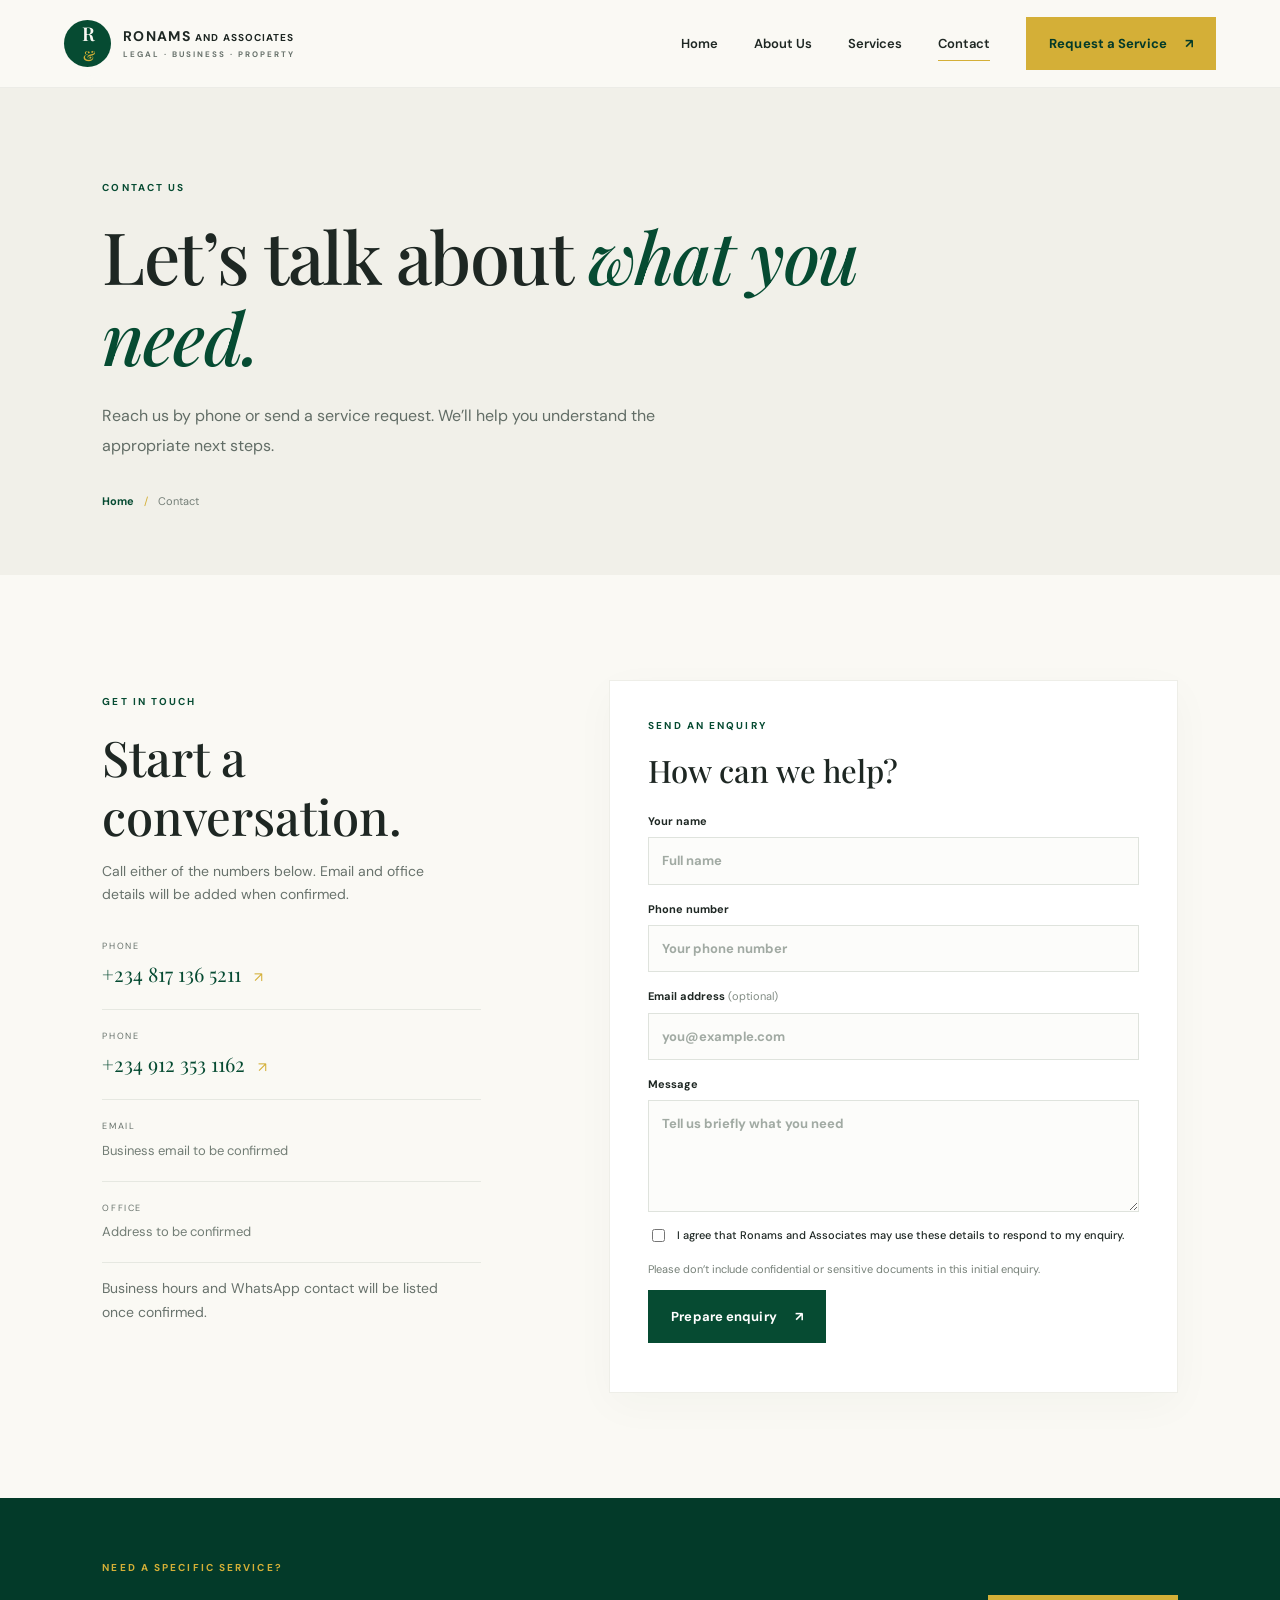
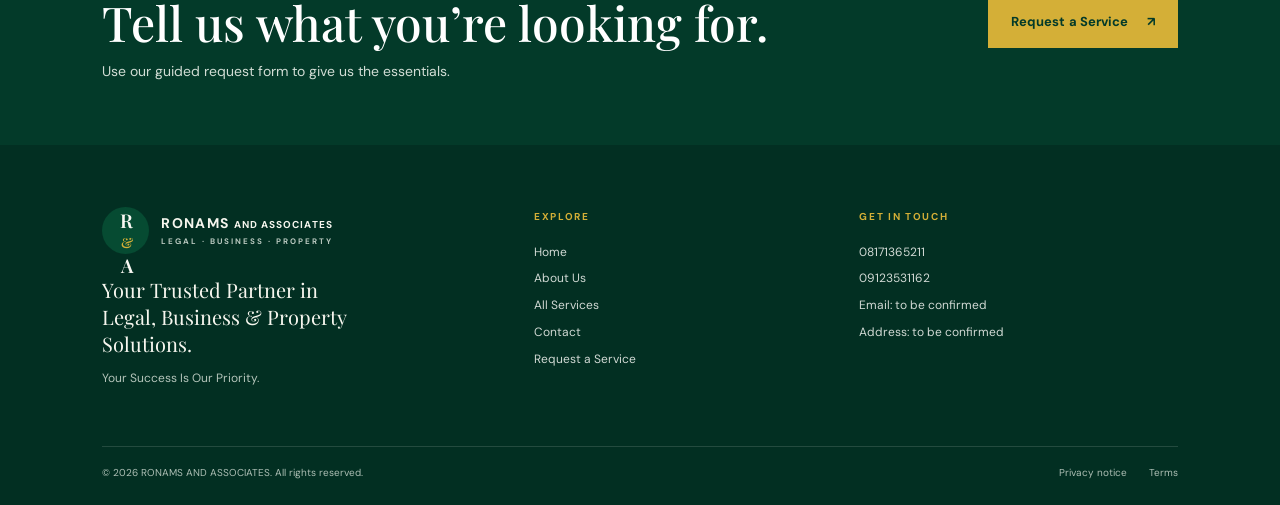
<file: contact.html>
<!doctype html><html lang="en"><head><meta charset="utf-8"><meta name="viewport" content="width=device-width,initial-scale=1"><meta name="theme-color" content="#064b32"><title>Contact | Ronams and Associates</title><meta name="description" content="Contact Ronams and Associates by phone to discuss legal, business, property, financial and digital services."><link rel="icon" href="favicon.svg" type="image/svg+xml"><link rel="stylesheet" href="styles.css"><script defer src="config.js"></script><script defer src="site.js"></script></head><body><header class="header"></header><main><section class="page-hero"><p class="eyebrow">CONTACT US</p><h1>Let’s talk about <em>what you need.</em></h1><p class="lead">Reach us by phone or send a service request. We’ll help you understand the appropriate next steps.</p><div class="breadcrumb"><a href="index.html">Home</a><span>/</span> Contact</div></section><section class="contact-layout section"><div class="contact-info"><p class="eyebrow">GET IN TOUCH</p><h2>Start a conversation.</h2><p>Call either of the numbers below. Email and office details will be added when confirmed.</p><div class="contact-row"><span>PHONE</span><a href="tel:+2348171365211">+234 817 136 5211 <b>↗</b></a></div><div class="contact-row"><span>PHONE</span><a href="tel:+2349123531162">+234 912 353 1162 <b>↗</b></a></div><div class="contact-row"><span>EMAIL</span><p>Business email to be confirmed</p></div><div class="contact-row"><span>OFFICE</span><p>Address to be confirmed</p></div><p class="small-note">Business hours and WhatsApp contact will be listed once confirmed.</p></div><form class="form-card" id="contact-form"><p class="eyebrow">SEND AN ENQUIRY</p><h2>How can we help?</h2><label>Your name<input name="name" required autocomplete="name" placeholder="Full name"></label><label>Phone number<input name="phone" required type="tel" autocomplete="tel" placeholder="Your phone number"></label><label>Email address <span class="optional">(optional)</span><input name="email" type="email" autocomplete="email" placeholder="you@example.com"></label><label>Message<textarea name="message" required rows="4" placeholder="Tell us briefly what you need"></textarea></label><label class="consent"><input type="checkbox" required> I agree that Ronams and Associates may use these details to respond to my enquiry.</label><p class="privacy">Please don’t include confidential or sensitive documents in this initial enquiry.</p><button class="button button-green" type="submit">Prepare enquiry <span>↗</span></button><div class="form-status" role="status" aria-live="polite"></div></form></section><section class="cta-band"><div><p class="eyebrow">NEED A SPECIFIC SERVICE?</p><h2>Tell us what you’re looking for.</h2><p>Use our guided request form to give us the essentials.</p></div><a class="button button-gold" href="request.html">Request a Service <span>↗</span></a></section></main><footer id="footer"></footer></body></html>
</file>
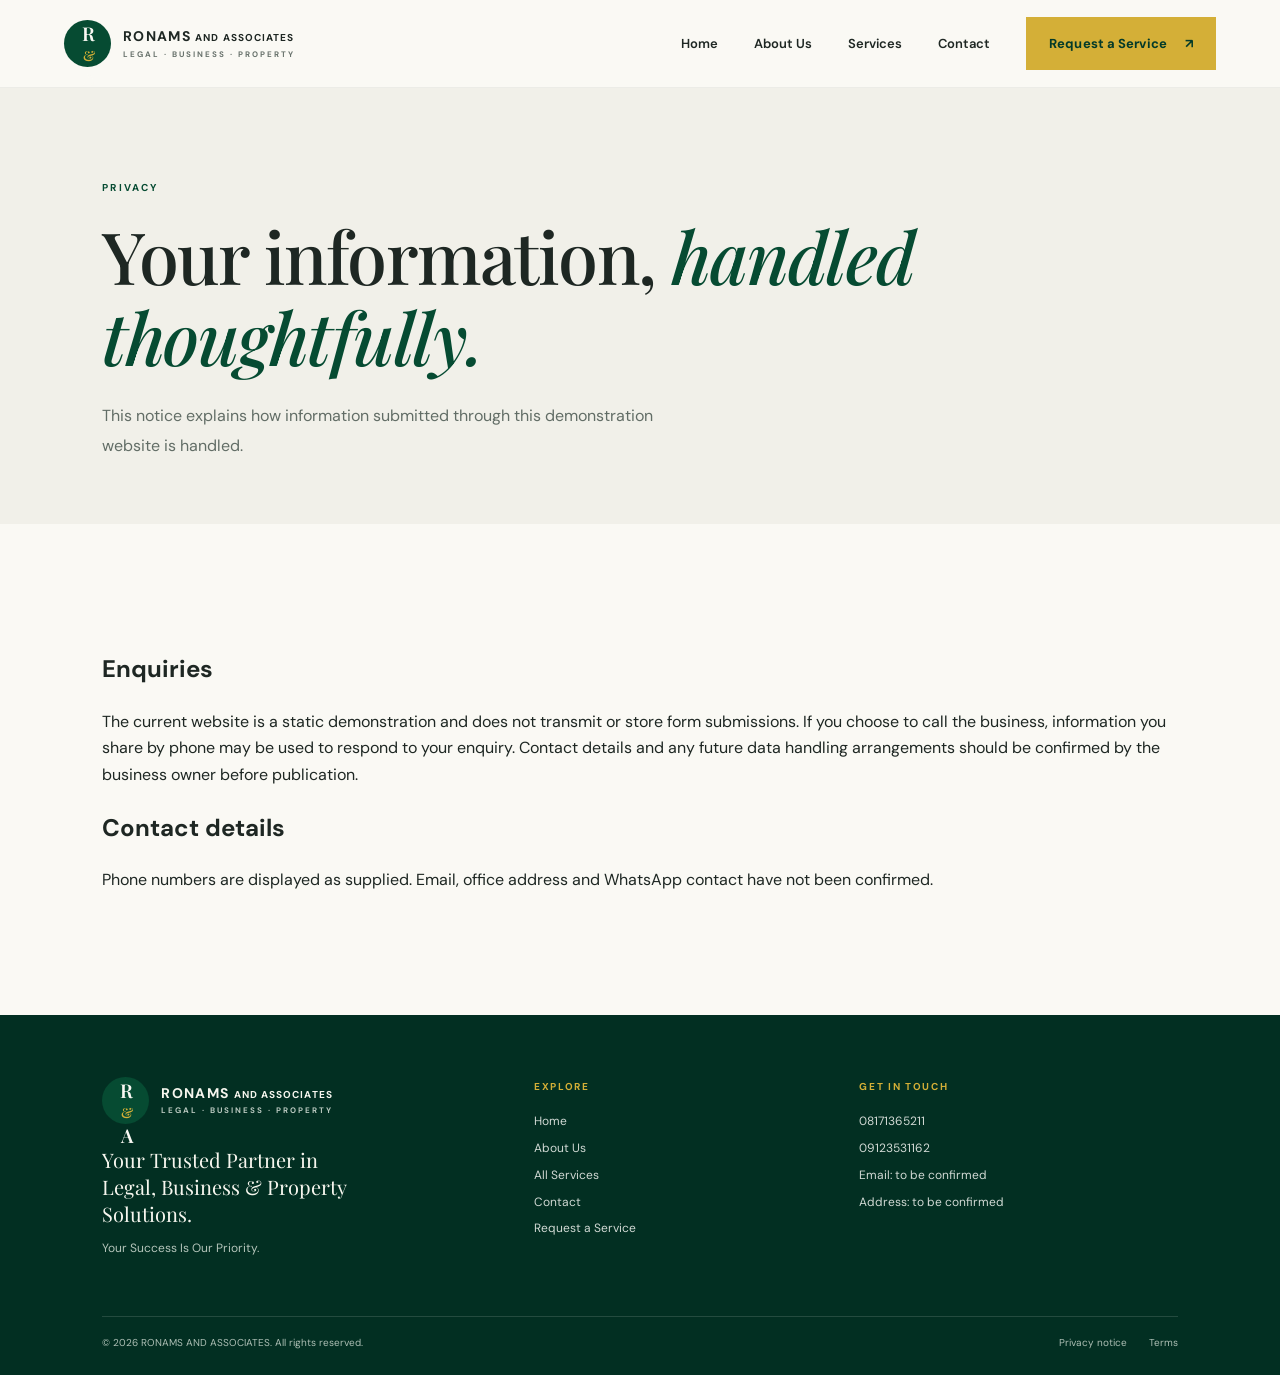
<file: privacy.html>
<!doctype html><html lang="en"><head><meta charset="utf-8"><meta name="viewport" content="width=device-width,initial-scale=1"><title>Privacy Notice | Ronams and Associates</title><link rel="stylesheet" href="styles.css"><script defer src="config.js"></script><script defer src="site.js"></script></head><body><header class="header"></header><main><section class="page-hero"><p class="eyebrow">PRIVACY</p><h1>Your information, <em>handled thoughtfully.</em></h1><p class="lead">This notice explains how information submitted through this demonstration website is handled.</p></section><section class="section"><h2>Enquiries</h2><p>The current website is a static demonstration and does not transmit or store form submissions. If you choose to call the business, information you share by phone may be used to respond to your enquiry. Contact details and any future data handling arrangements should be confirmed by the business owner before publication.</p><h2>Contact details</h2><p>Phone numbers are displayed as supplied. Email, office address and WhatsApp contact have not been confirmed.</p></section></main><footer id="footer"></footer></body></html>
</file>
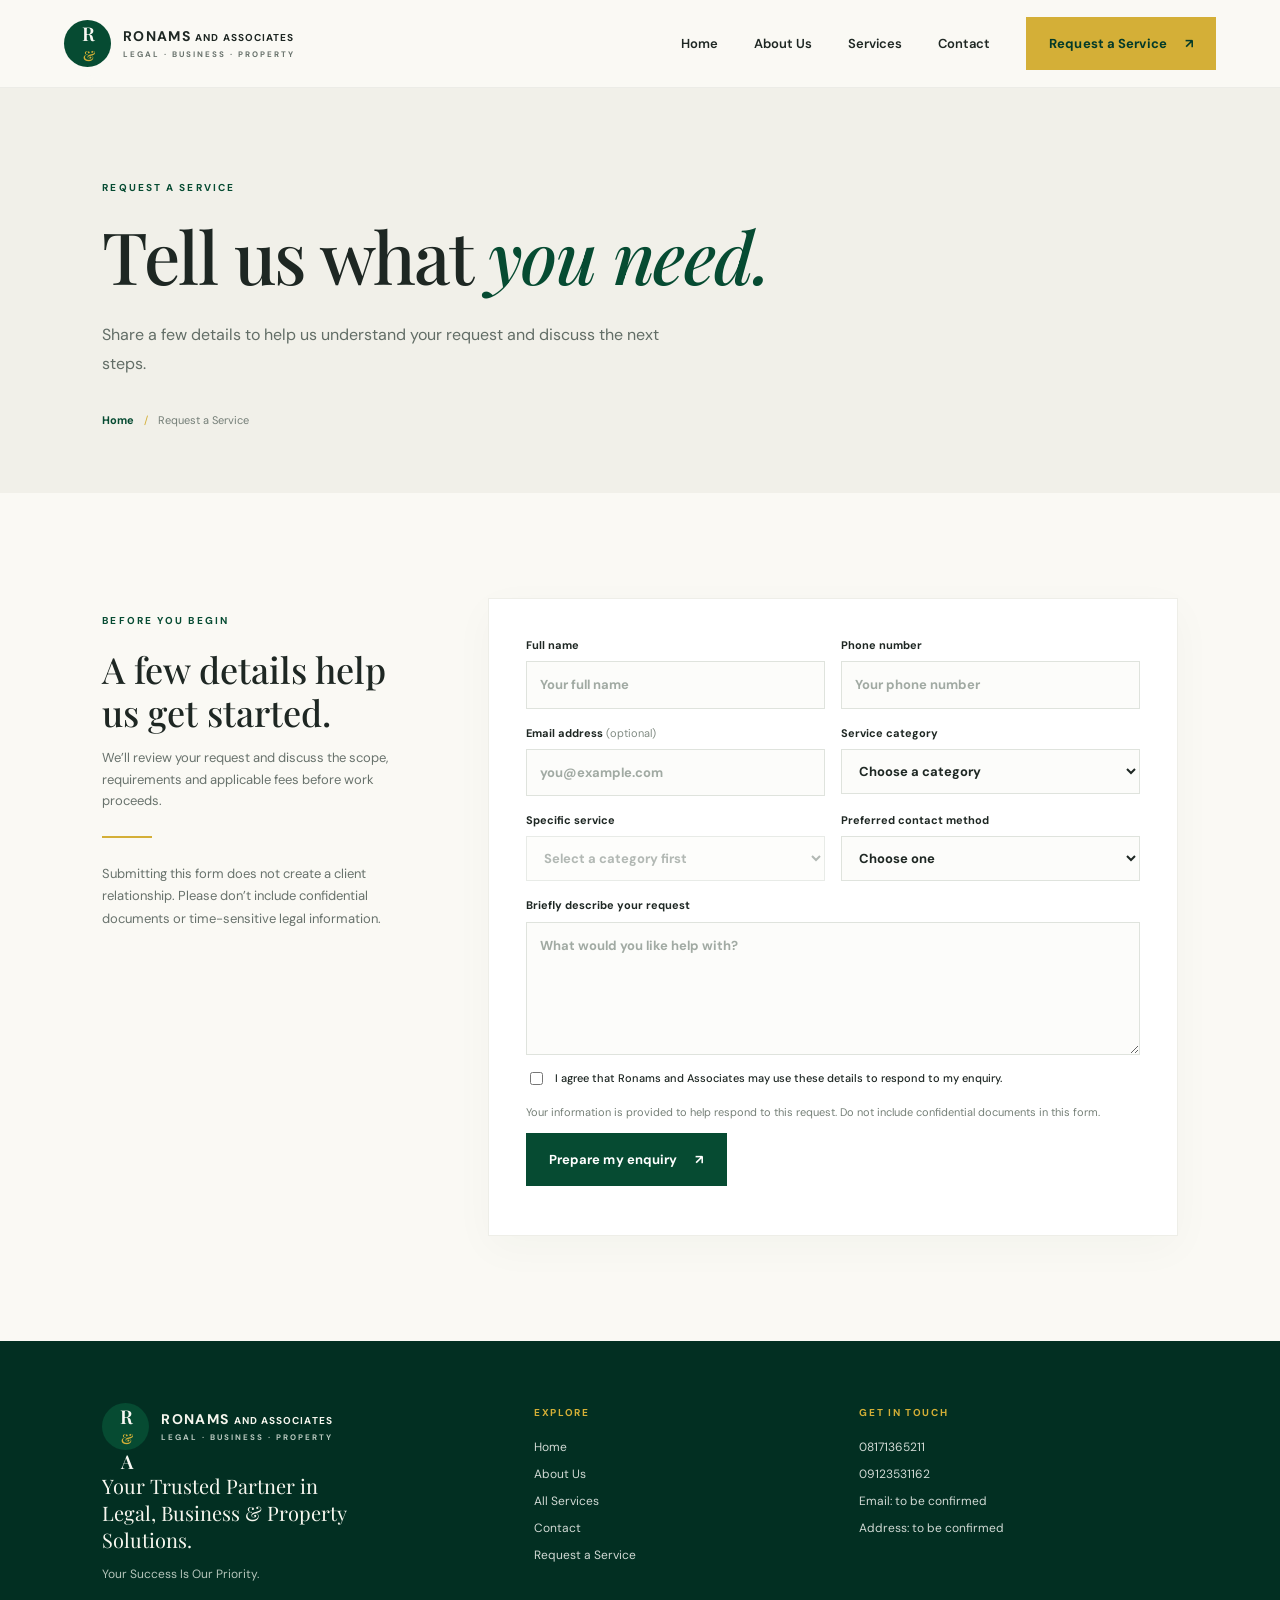
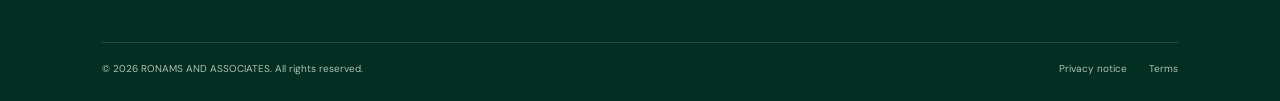
<file: request.html>
<!doctype html><html lang="en"><head><meta charset="utf-8"><meta name="viewport" content="width=device-width,initial-scale=1"><meta name="theme-color" content="#064b32"><title>Request a Service | Ronams and Associates</title><meta name="description" content="Tell Ronams and Associates what kind of legal, business, property, financial or digital support you need."><link rel="icon" href="favicon.svg" type="image/svg+xml"><link rel="stylesheet" href="styles.css"><script defer src="config.js"></script><script defer src="site.js"></script></head><body><header class="header"></header><main><section class="page-hero"><p class="eyebrow">REQUEST A SERVICE</p><h1>Tell us what <em>you need.</em></h1><p class="lead">Share a few details to help us understand your request and discuss the next steps.</p><div class="breadcrumb"><a href="index.html">Home</a><span>/</span> Request a Service</div></section><section class="request-layout section"><aside class="request-aside"><p class="eyebrow">BEFORE YOU BEGIN</p><h2>A few details help us get started.</h2><p>We’ll review your request and discuss the scope, requirements and applicable fees before work proceeds.</p><div class="aside-rule"></div><p class="small-note">Submitting this form does not create a client relationship. Please don’t include confidential documents or time-sensitive legal information.</p></aside><form class="form-card request-form" id="request-form"><div class="form-grid"><label>Full name<input name="name" required autocomplete="name" placeholder="Your full name"></label><label>Phone number<input name="phone" required type="tel" autocomplete="tel" placeholder="Your phone number"></label><label>Email address <span class="optional">(optional)</span><input name="email" type="email" autocomplete="email" placeholder="you@example.com"></label><label>Service category<select name="category" id="category" required><option value="">Choose a category</option></select></label><label>Specific service<select name="service" id="specific" required disabled><option value="">Select a category first</option></select></label><label>Preferred contact method<select name="contactMethod" required><option value="">Choose one</option><option>Phone</option><option>WhatsApp (confirm availability by phone)</option></select></label><label class="full">Briefly describe your request<textarea name="description" required rows="5" placeholder="What would you like help with?"></textarea></label></div><label class="consent"><input type="checkbox" required> I agree that Ronams and Associates may use these details to respond to my enquiry.</label><p class="privacy">Your information is provided to help respond to this request. Do not include confidential documents in this form.</p><button class="button button-green" type="submit">Prepare my enquiry <span>↗</span></button><div class="form-status" role="status" aria-live="polite"></div><div class="confirm-panel" hidden></div></form></section></main><footer id="footer"></footer></body></html>
</file>
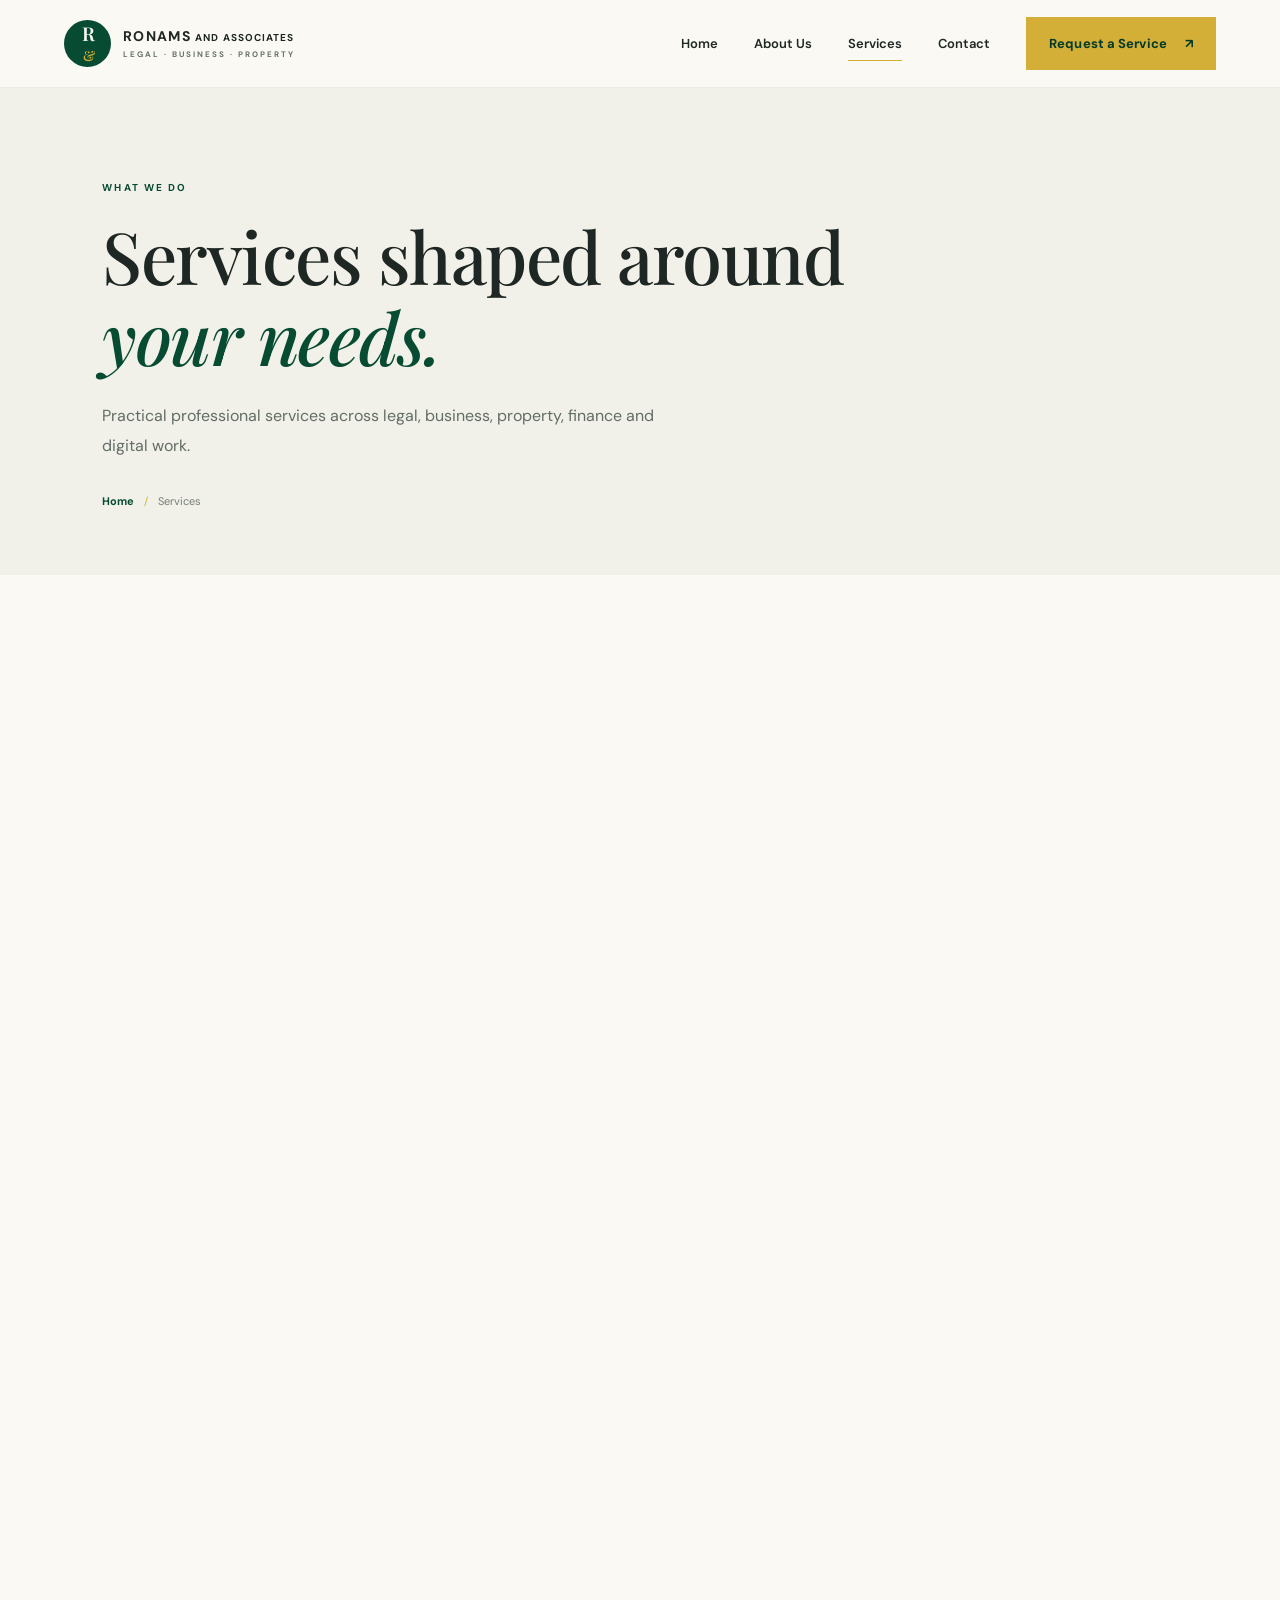
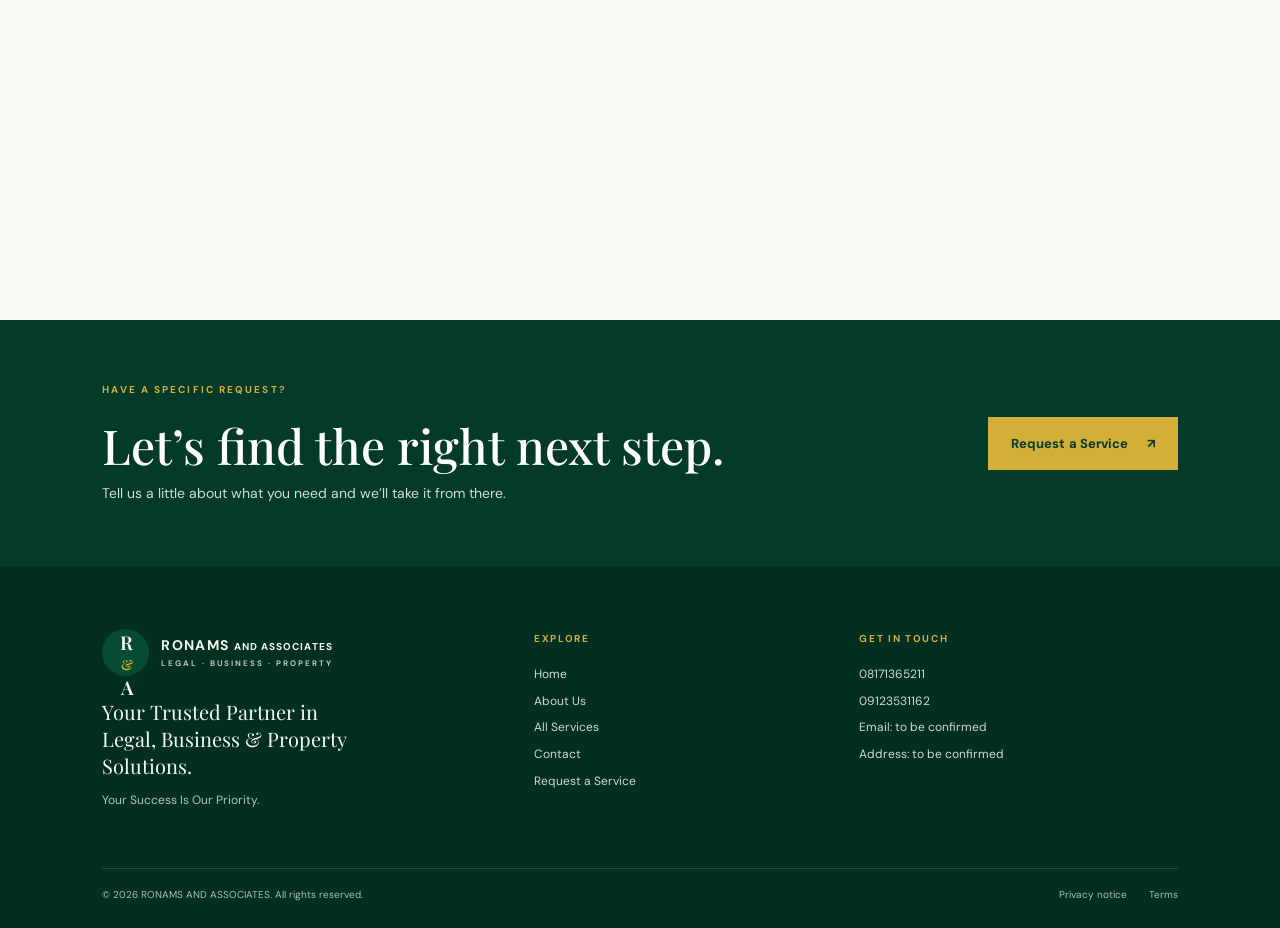
<file: services.html>
<!doctype html><html lang="en"><head><meta charset="utf-8"><meta name="viewport" content="width=device-width,initial-scale=1"><meta name="theme-color" content="#064b32"><title>Services | Ronams and Associates</title><meta name="description" content="Explore legal documentation, website development, property, tax, business registration, additional administrative and litigation support services."><link rel="icon" href="favicon.svg" type="image/svg+xml"><link rel="stylesheet" href="styles.css"><script defer src="config.js"></script><script defer src="site.js"></script></head><body><header class="header"></header><main><section class="page-hero"><p class="eyebrow">WHAT WE DO</p><h1>Services shaped around <em>your needs.</em></h1><p class="lead">Practical professional services across legal, business, property, finance and digital work.</p><div class="breadcrumb"><a href="index.html">Home</a><span>/</span> Services</div></section><section class="section service-details" id="service-details"></section><section class="cta-band"><div><p class="eyebrow">HAVE A SPECIFIC REQUEST?</p><h2>Let’s find the right next step.</h2><p>Tell us a little about what you need and we’ll take it from there.</p></div><a class="button button-gold" href="request.html">Request a Service <span>↗</span></a></section></main><footer id="footer"></footer></body></html>
</file>
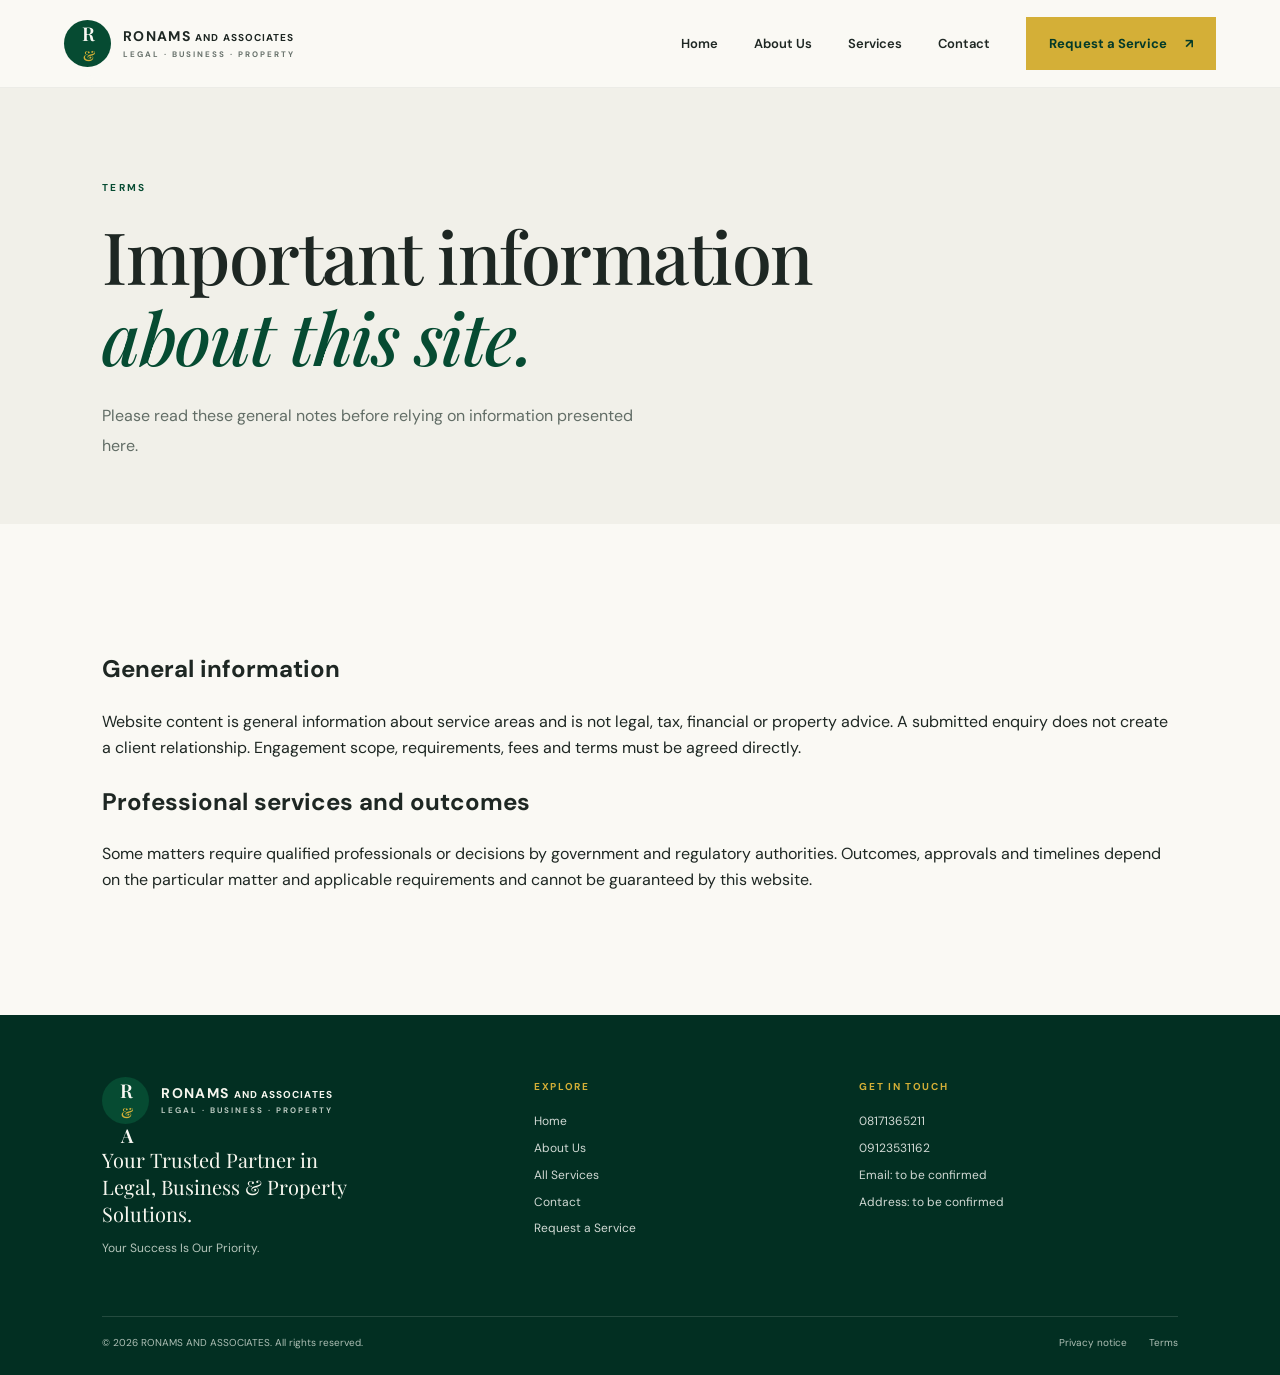
<file: terms.html>
<!doctype html><html lang="en"><head><meta charset="utf-8"><meta name="viewport" content="width=device-width,initial-scale=1"><title>Terms | Ronams and Associates</title><link rel="stylesheet" href="styles.css"><script defer src="config.js"></script><script defer src="site.js"></script></head><body><header class="header"></header><main><section class="page-hero"><p class="eyebrow">TERMS</p><h1>Important information <em>about this site.</em></h1><p class="lead">Please read these general notes before relying on information presented here.</p></section><section class="section"><h2>General information</h2><p>Website content is general information about service areas and is not legal, tax, financial or property advice. A submitted enquiry does not create a client relationship. Engagement scope, requirements, fees and terms must be agreed directly.</p><h2>Professional services and outcomes</h2><p>Some matters require qualified professionals or decisions by government and regulatory authorities. Outcomes, approvals and timelines depend on the particular matter and applicable requirements and cannot be guaranteed by this website.</p></section></main><footer id="footer"></footer></body></html>
</file>
<file: styles.css>
@import url('https://fonts.googleapis.com/css2?family=DM+Sans:wght@400;500;600;700&family=Playfair+Display:ital,wght@0,500;0,600;0,700;1,500;1,600&display=swap');
:root{--green:#064b32;--deep:#033a29;--gold:#d4af37;--ivory:#faf9f4;--white:#fff;--ink:#1e2723;--muted:#68726c;--line:#e6e8e1;--serif:'Playfair Display',Georgia,serif;--sans:'DM Sans',Arial,sans-serif}*{box-sizing:border-box}html{scroll-behavior:smooth}body{margin:0;background:var(--ivory);color:var(--ink);font-family:var(--sans);font-size:16px;line-height:1.65}img{max-width:100%;display:block}a{color:inherit;text-decoration:none}button,input,select,textarea{font:inherit}.header{height:88px;padding:0 max(5vw,24px);display:flex;align-items:center;justify-content:space-between;background:rgba(250,249,244,.96);position:sticky;top:0;z-index:20;border-bottom:1px solid rgba(30,39,35,.06);transition:box-shadow .25s}.header.scrolled{box-shadow:0 8px 28px #132a2010}.brand{display:flex;align-items:center;gap:12px}.brand-mark{font:600 19px var(--serif);color:var(--ivory);background:var(--green);height:47px;width:47px;border-radius:50%;display:grid;place-items:center;letter-spacing:-2px}.brand-mark span{color:var(--gold);font-size:14px}.brand-name{font-size:14px;letter-spacing:1.3px;font-weight:700;line-height:1.2}.brand-name b{font-size:10px;letter-spacing:1.1px}.brand-name small{display:block;font-size:8px;letter-spacing:2px;color:var(--muted);margin-top:5px}.nav{display:flex;align-items:center;gap:36px;font-size:13px;font-weight:600}.nav>a:not(.button){padding:12px 0;position:relative}.nav>a:not(.button):after{content:'';height:1px;width:0;position:absolute;bottom:5px;left:0;background:var(--gold);transition:width .2s}.nav>a:hover:after,.nav>a.active:after{width:100%}.menu-toggle{display:none}.button{display:inline-flex;align-items:center;justify-content:center;gap:18px;padding:15px 22px;font-weight:700;font-size:13px;letter-spacing:.1px;min-height:50px;border:1px solid transparent;transition:transform .2s,background .2s;cursor:pointer}.button:hover{transform:translateY(-2px)}.button-gold{background:var(--gold);color:var(--deep)}.button-gold:hover{background:#e1c354}.button-green{background:var(--green);color:white}.button-green:hover{background:var(--deep)}.button-outline{border-color:#ffffff70;color:white}.button-outline:hover{background:#ffffff12}.hero{min-height:635px;padding:70px max(8vw,32px) 74px;display:grid;grid-template-columns:1.03fr .97fr;gap:7vw;align-items:center;max-width:1600px;margin:auto}.hero-copy{padding:10px 0}.eyebrow{font-size:10px;letter-spacing:2.1px;font-weight:700;color:var(--green);margin:0 0 18px}.eyebrow span{color:var(--gold);padding:0 5px}.hero h1,.page-hero h1{font:500 clamp(44px,5.1vw,72px)/1.13 var(--serif);letter-spacing:-1.5px;margin:0 0 24px;max-width:690px}.hero h1 em,.page-hero h1 em,.values-copy h2 em,.about-intro h2 em{color:var(--green);font-weight:500}.lead{font-size:16px;color:#626d66;line-height:1.85;max-width:560px}.hero-actions{display:flex;align-items:center;gap:30px;margin-top:30px}.text-link{font-size:13px;font-weight:700;border-bottom:1px solid var(--gold);padding-bottom:5px}.text-link span{color:var(--green);padding-left:9px;font-size:17px}.trust-line{display:flex;align-items:center;gap:11px;margin-top:42px;text-transform:uppercase;font-size:9px;letter-spacing:1.35px;font-weight:700;color:#59645d}.trust-line i{height:3px;width:3px;background:var(--gold);border-radius:50%}.hero-visual{height:480px;position:relative}.hero-visual>img{width:100%;height:100%;object-fit:cover;object-position:center;border-radius:2px}.hero-visual:after{content:'';position:absolute;inset:18px -18px -18px 18px;border:1px solid var(--gold);z-index:-1}.image-caption{position:absolute;left:-32px;bottom:26px;background:white;padding:17px 24px;display:flex;align-items:center;gap:15px;box-shadow:0 15px 45px #203c2a18;font-size:12px;line-height:1.55}.image-caption b{color:var(--green)}.caption-mark{font:600 19px var(--serif);color:var(--green);border-right:1px solid var(--line);padding-right:14px}.visual-index{position:absolute;top:18px;right:18px;color:white;font-size:10px;letter-spacing:1.4px}.section{padding:105px max(8vw,32px);max-width:1600px;margin:0 auto}.services-preview{background:#f3f2eb;max-width:none;padding-left:max(8vw,32px);padding-right:max(8vw,32px)}.section-heading{display:flex;justify-content:space-between;align-items:end;gap:40px;margin-bottom:40px;max-width:1360px;margin-left:auto;margin-right:auto}.section-heading h2,.values-copy h2,.about-intro h2,.values-page h2,.audience h2,.contact-info h2,.form-card h2,.request-aside h2{font:500 clamp(34px,4vw,49px)/1.2 var(--serif);margin:0}.section-heading>p{max-width:430px;color:var(--muted);font-size:14px;margin:0 0 6px}.service-grid{display:grid;grid-template-columns:repeat(4,1fr);gap:15px;max-width:1360px;margin:0 auto 32px}.service-card{background:var(--white);border:1px solid #ecece7;padding:27px 24px 23px;min-height:234px;display:flex;flex-direction:column;transition:transform .22s,border-color .22s,box-shadow .22s}.service-card:hover{transform:translateY(-4px);border-color:#d5bf68;box-shadow:0 12px 35px #173b2810}.service-icon{width:39px;height:39px;display:grid;place-items:center;border:1px solid #e1d7ac;color:var(--green);font:18px var(--serif);margin-bottom:19px}.service-card h3{font:600 19px/1.28 var(--serif);margin:0 0 8px}.service-card p{font-size:12px;color:var(--muted);line-height:1.65;margin:0 0 16px}.service-card a{font-size:11px;font-weight:700;color:var(--green);margin-top:auto}.service-card a span{color:var(--gold);padding-left:6px}.center{text-align:center}.values-section{display:grid;grid-template-columns:1fr 1fr;max-width:1450px;margin:0 auto;padding:110px max(8vw,32px);gap:9vw;align-items:center}.values-image{height:530px;position:relative}.values-image:before{content:'';position:absolute;left:-18px;top:18px;bottom:-18px;right:18px;border:1px solid var(--gold);z-index:-1}.values-image img{width:100%;height:100%;object-fit:cover}.values-copy h2{font-size:clamp(41px,4.5vw,58px);margin-bottom:18px}.values-copy .lead{font-size:14px}.value-list{margin:27px 0 28px;border-top:1px solid var(--line)}.value-list>div{display:flex;gap:17px;padding:15px 0;border-bottom:1px solid var(--line)}.value-list>div>b{color:#b99a29;font:16px var(--serif)}.value-list strong,.value-list small{display:block}.value-list strong{font-size:13px}.value-list small{font-size:11px;color:var(--muted);margin-top:3px}.process{padding-top:88px;padding-bottom:105px;background:white;max-width:none}.process .section-heading,.steps{max-width:1360px}.steps{margin:auto;display:grid;grid-template-columns:repeat(4,1fr);gap:28px}.steps article{border-top:1px solid var(--gold);padding-top:20px}.steps article>span{font:18px var(--serif);color:#b99a29}.steps h3{font:600 19px var(--serif);margin:20px 0 8px}.steps p{font-size:13px;color:var(--muted);margin:0}.cta-band{background:var(--deep);color:white;padding:62px max(8vw,32px);display:flex;align-items:center;justify-content:space-between;gap:40px}.cta-band .eyebrow{color:var(--gold)}.cta-band h2{font:500 clamp(34px,4vw,48px)/1.2 var(--serif);margin:0 0 8px}.cta-band p:not(.eyebrow){margin:0;color:#d2ddd5;font-size:14px}.cta-actions{display:flex;gap:12px;flex-wrap:wrap}.footer{background:#022f22;color:#f6f6ee;padding:62px max(8vw,32px) 24px}.footer-top{display:grid;grid-template-columns:1.4fr 1fr 1.2fr;gap:60px;padding-bottom:45px}.footer .brand-name small{color:#bac9c0}.footer-tag{font:20px var(--serif);max-width:260px;margin:22px 0 10px}.footer-message{color:#b5c5bb;font-size:12px}.footer-col h3{font-size:10px;letter-spacing:1.7px;color:var(--gold);margin:2px 0 17px}.footer-col a,.footer-col p{display:block;font-size:12px;color:#d1d9d4;margin:7px 0}.footer-bottom{border-top:1px solid #ffffff22;padding-top:18px;display:flex;justify-content:space-between;font-size:10px;color:#aebfb5}.footer-legal{display:flex;gap:22px}.page-hero{padding:92px max(8vw,32px) 64px;background:#f1f0e9}.page-hero h1{max-width:850px;font-size:clamp(44px,6vw,72px)}.page-hero .lead{margin-bottom:0}.breadcrumb{display:flex;gap:10px;align-items:center;color:#747e77;font-size:11px;margin-top:32px}.breadcrumb a{color:var(--green);font-weight:700}.breadcrumb span{color:var(--gold)}.about-intro{display:grid;grid-template-columns:1fr 1fr;gap:10vw;align-items:start}.about-intro h2{font-size:43px}.about-intro>div:nth-child(2) p:not(.lead){font-size:14px;color:var(--muted)}.about-image{height:480px;position:relative}.about-image>img{width:100%;height:100%;object-fit:cover;filter:brightness(.77)}.about-image>div{position:absolute;left:12%;bottom:11%;color:white}.about-image span{display:block;color:var(--gold);font-size:10px;letter-spacing:2px;margin-bottom:16px}.about-image b{font:500 clamp(32px,4vw,54px)/1.25 var(--serif)}.values-page h2{margin-bottom:35px}.value-cards{display:grid;grid-template-columns:repeat(3,1fr);gap:15px}.value-cards article{background:#fff;padding:25px;min-height:185px}.value-cards article span{font:16px var(--serif);color:#b99a29}.value-cards h3{font:600 19px var(--serif);margin:16px 0 6px}.value-cards p{font-size:12px;color:var(--muted);margin:0}.audience{display:flex;justify-content:space-between;gap:60px;align-items:center;background:#f1f0e9;max-width:none}.audience-tags{display:flex;gap:9px;flex-wrap:wrap;max-width:670px}.audience-tags span{padding:11px 15px;background:white;border:1px solid var(--line);font-size:12px}.service-details{padding-top:48px;padding-bottom:90px}.detail-card{scroll-margin-top:105px;display:grid;grid-template-columns:.7fr 1.3fr;gap:9vw;padding:52px 0;border-bottom:1px solid var(--line)}.detail-card:first-child{padding-top:35px}.detail-no{font:13px var(--serif);color:#b99a29}.detail-card h2{font:500 clamp(30px,3vw,39px) var(--serif);margin:13px 0}.detail-card .description{font-size:14px;color:var(--muted);max-width:380px}.detail-content{padding-top:12px}.detail-content h3{font:600 17px var(--serif);margin:0 0 13px}.detail-content ul{padding:0;list-style:none;display:grid;grid-template-columns:1fr 1fr;gap:8px 24px;margin:0 0 24px}.detail-content li{font-size:13px;color:#56635b;padding-left:17px;position:relative}.detail-content li:before{content:'·';position:absolute;left:0;color:var(--gold);font-size:20px;top:-4px}.detail-content .caveat{font-size:11px;color:#747e77;background:#f2f1e9;border-left:2px solid var(--gold);padding:12px 15px;margin:18px 0}.detail-content .button{margin-top:9px}.contact-layout,.request-layout{display:grid;grid-template-columns:.8fr 1.2fr;gap:10vw;align-items:start}.contact-info{padding-top:14px}.contact-info>p:not(.eyebrow){color:var(--muted);font-size:14px;max-width:350px}.contact-row{padding:19px 0;border-bottom:1px solid var(--line)}.contact-row>span{font-size:9px;letter-spacing:1.6px;color:var(--muted);display:block;margin-bottom:6px}.contact-row>a{font:20px var(--serif);color:var(--green)}.contact-row>a b{font:14px var(--sans);color:var(--gold);padding-left:8px}.contact-row>p{margin:0;font-size:13px;color:#727d75}.small-note,.privacy{font-size:11px;color:#768078;line-height:1.7}.form-card{background:white;padding:37px 38px;border:1px solid #eeeee8;box-shadow:0 12px 40px #173b2808}.form-card h2{font-size:31px;margin-bottom:23px}.form-card>label,.form-grid label{display:block;font-size:11px;font-weight:700;margin-bottom:15px}.form-card input:not([type=checkbox]),.form-card select,.form-card textarea{display:block;width:100%;margin-top:7px;background:#fcfcfa;border:1px solid #dfe3dd;padding:12px 13px;color:var(--ink);font-size:13px;outline:none;transition:border .2s}.form-card input:focus,.form-card select:focus,.form-card textarea:focus{border-color:var(--green);box-shadow:0 0 0 3px #064b3212}.form-card input::placeholder,.form-card textarea::placeholder{color:#a1aaa3}.form-card textarea{resize:vertical}.optional{color:#828c84;font-weight:400}.form-card .consent{display:flex;gap:9px;align-items:flex-start;font-size:11px;line-height:1.5;font-weight:500}.consent input{accent-color:var(--green);margin-top:2px}.form-status{font-size:12px;margin-top:12px;color:var(--green)}.form-status.error{color:#a33327}.request-layout{grid-template-columns:.6fr 1.4fr;gap:7vw}.request-aside{padding-top:15px}.request-aside h2{font-size:36px}.request-aside>p:not(.eyebrow){font-size:13px;color:var(--muted)}.aside-rule{width:50px;height:2px;background:var(--gold);margin:25px 0}.request-form{padding:37px}.form-grid{display:grid;grid-template-columns:1fr 1fr;gap:0 16px}.form-grid .full{grid-column:1/-1}.form-card select:disabled{color:#929b94}.confirm-panel{border-top:1px solid var(--line);margin-top:20px;padding-top:17px}.confirm-panel h3{font:22px var(--serif);margin:0 0 8px}.confirm-panel p{font-size:12px;color:var(--muted)}.confirm-panel .contact-options{display:flex;gap:10px;flex-wrap:wrap;margin-top:14px}.confirm-panel[hidden]{display:none}
@media(max-width:950px){.hero{gap:5vw;padding-left:6vw;padding-right:6vw}.hero-visual{height:410px}.service-grid{grid-template-columns:repeat(2,1fr)}.section{padding:80px 6vw}.values-section{padding-left:6vw;padding-right:6vw;gap:7vw}.values-image{height:440px}.nav{gap:22px}.contact-layout{gap:6vw}.footer-top{gap:30px}.request-layout{gap:4vw}.detail-card{gap:5vw}}
@media(max-width:700px){body{font-size:15px}.header{height:72px;padding:0 20px}.brand-mark{height:41px;width:41px}.brand-name{font-size:12px}.brand-name b{font-size:9px}.menu-toggle{display:flex;border:0;background:transparent;width:44px;height:44px;flex-direction:column;justify-content:center;align-items:center;gap:6px;cursor:pointer}.menu-toggle i{height:1px;background:var(--green);width:22px;transition:transform .2s}.menu-toggle[aria-expanded=true] i:first-child{transform:translateY(3.5px) rotate(45deg)}.menu-toggle[aria-expanded=true] i:last-child{transform:translateY(-3.5px) rotate(-45deg)}.nav{display:none;position:absolute;top:71px;left:0;right:0;padding:18px 22px 25px;background:var(--ivory);border-bottom:1px solid var(--line);box-shadow:0 12px 20px #122a2014;align-items:stretch;gap:3px}.nav.open{display:flex;flex-direction:column}.nav>a:not(.button){padding:12px 0}.nav-cta{margin-top:8px}.hero{display:flex;flex-direction:column;align-items:stretch;padding:58px 24px 60px;gap:38px}.hero h1{font-size:46px;letter-spacing:-.7px}.hero .lead{font-size:14px}.hero-visual{height:350px;margin-right:11px}.hero-visual:after{right:-11px;bottom:-11px}.image-caption{left:-7px;bottom:18px;padding:13px 16px}.trust-line{font-size:8px;gap:7px;margin-top:30px;letter-spacing:.7px}.hero-actions{gap:20px;flex-wrap:wrap}.button{padding:13px 17px;min-height:47px}.section{padding:72px 24px}.section-heading{display:block;margin-bottom:28px}.section-heading>p{margin-top:12px;font-size:13px}.section-heading h2,.values-copy h2,.about-intro h2,.values-page h2,.audience h2,.contact-info h2,.form-card h2,.request-aside h2{font-size:36px}.services-preview{padding-left:24px;padding-right:24px}.service-grid{grid-template-columns:1fr 1fr;gap:9px}.service-card{padding:19px 16px;min-height:235px}.service-card h3{font-size:17px}.service-card p{font-size:11px}.service-icon{margin-bottom:14px}.values-section{display:flex;flex-direction:column;padding:73px 24px;gap:42px}.values-image{height:350px;width:calc(100% - 10px);margin-left:10px}.values-copy .lead{font-size:13px}.process{padding-top:68px;padding-bottom:72px}.steps{grid-template-columns:1fr 1fr;gap:29px 18px}.steps h3{font-size:17px;margin-top:13px}.steps p{font-size:12px}.cta-band{padding:47px 24px;align-items:flex-start;flex-direction:column;gap:23px}.cta-band h2{font-size:37px}.cta-band p:not(.eyebrow){font-size:13px}.footer{padding:48px 24px 20px}.footer-top{grid-template-columns:1fr 1fr;gap:28px 15px;padding-bottom:27px}.footer-brand{grid-column:1/-1}.footer-bottom{gap:14px;flex-direction:column}.footer-legal{gap:18px}.page-hero{padding:66px 24px 43px}.page-hero h1{font-size:47px;letter-spacing:-.8px}.page-hero .lead{font-size:14px}.breadcrumb{margin-top:22px}.about-intro{display:block}.about-intro>div:nth-child(2){margin-top:22px}.about-intro h2{font-size:37px}.about-image{height:370px}.about-image>div{left:8%;bottom:8%}.value-cards{grid-template-columns:1fr 1fr;gap:9px}.value-cards article{padding:18px;min-height:187px}.value-cards h3{font-size:17px}.value-cards p{font-size:11px}.audience{display:block}.audience-tags{margin-top:22px}.audience-tags span{font-size:11px}.detail-card{grid-template-columns:1fr;gap:7px;padding:34px 0}.detail-card:first-child{padding-top:10px}.detail-content{padding-top:0}.detail-content ul{gap:7px 12px}.detail-content li{font-size:12px}.contact-layout,.request-layout{grid-template-columns:1fr;gap:35px}.contact-info{padding-top:0}.form-card,.request-form{padding:26px 20px}.form-grid{grid-template-columns:1fr;gap:0}.form-grid .full{grid-column:auto}.request-aside h2{max-width:390px}.confirm-panel .contact-options{flex-direction:column;align-items:flex-start}}
@media(max-width:380px){.hero h1{font-size:41px}.service-grid{grid-template-columns:1fr}.service-card{min-height:unset}.trust-line{flex-wrap:wrap}.steps{grid-template-columns:1fr}.value-cards{grid-template-columns:1fr}.page-hero h1{font-size:41px}}
@media(prefers-reduced-motion:reduce){*,*::before,*::after{scroll-behavior:auto!important;transition:none!important;animation:none!important}}
</file>
